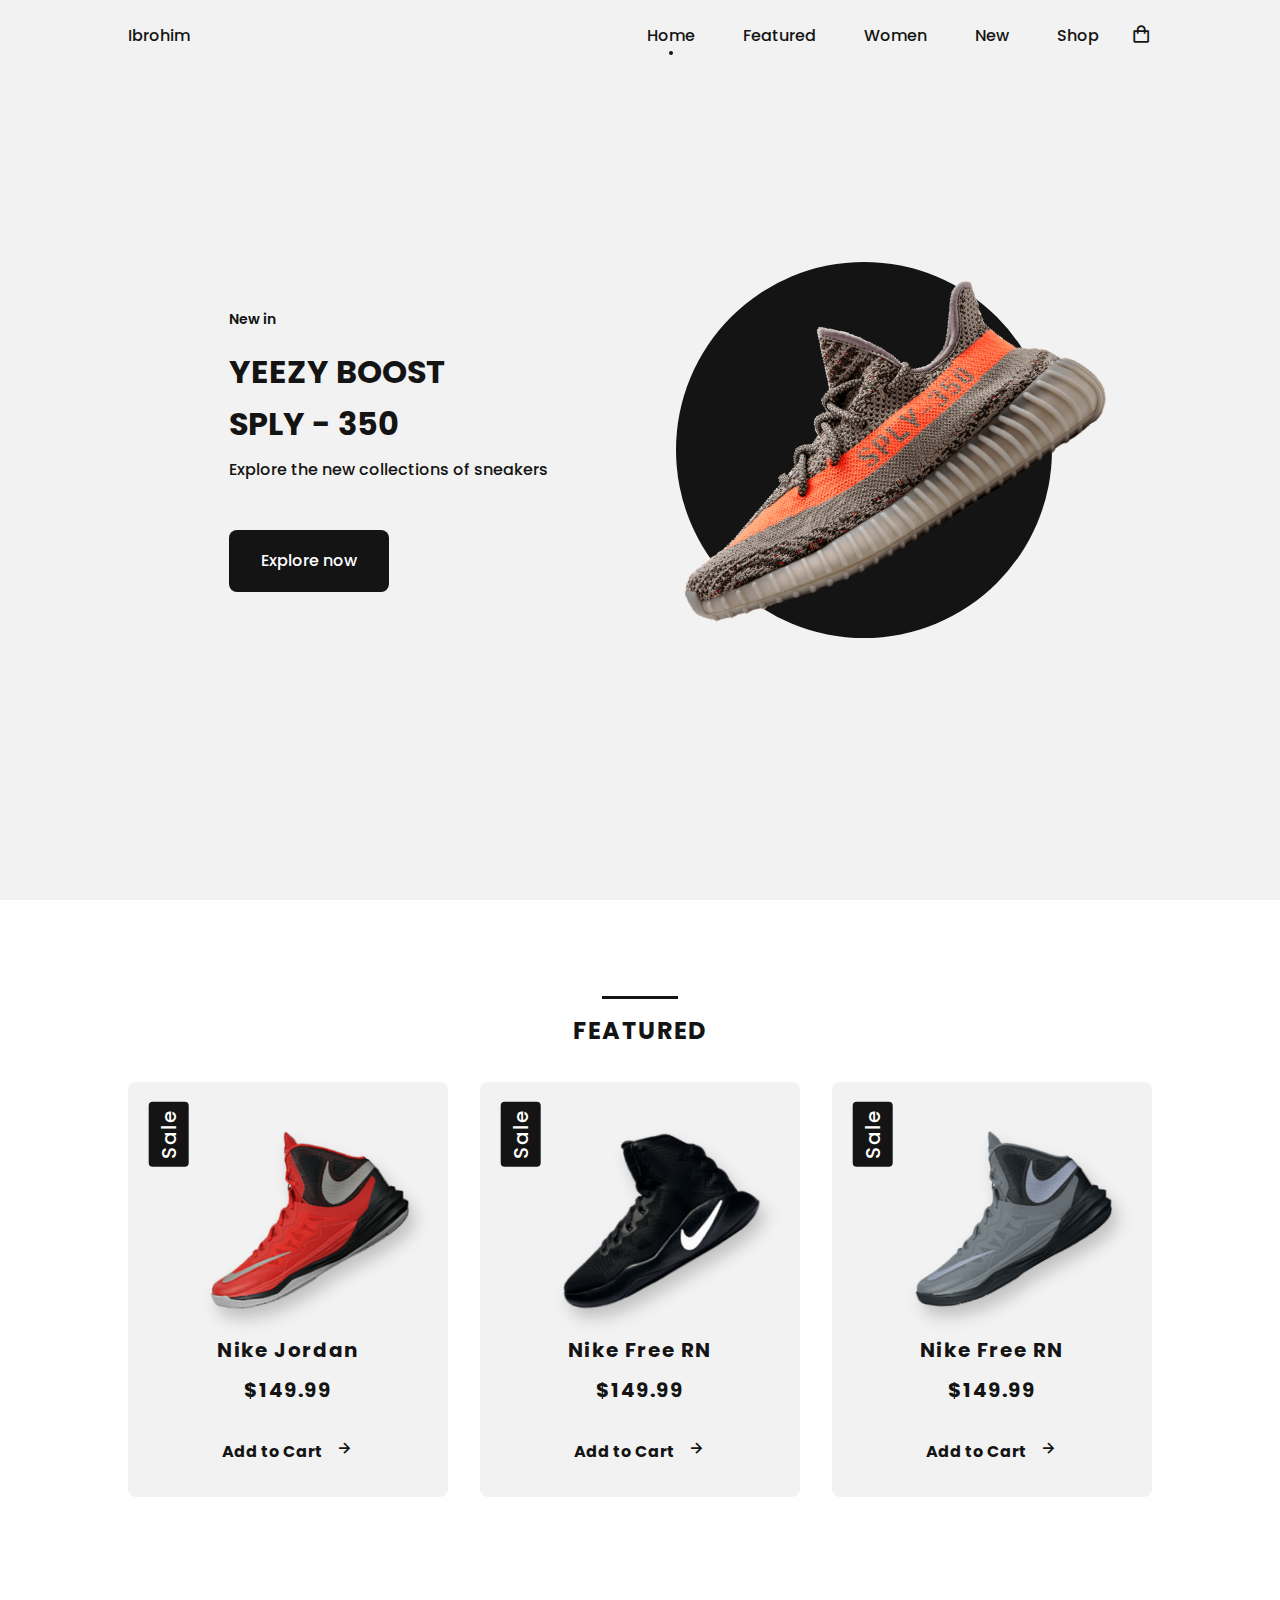
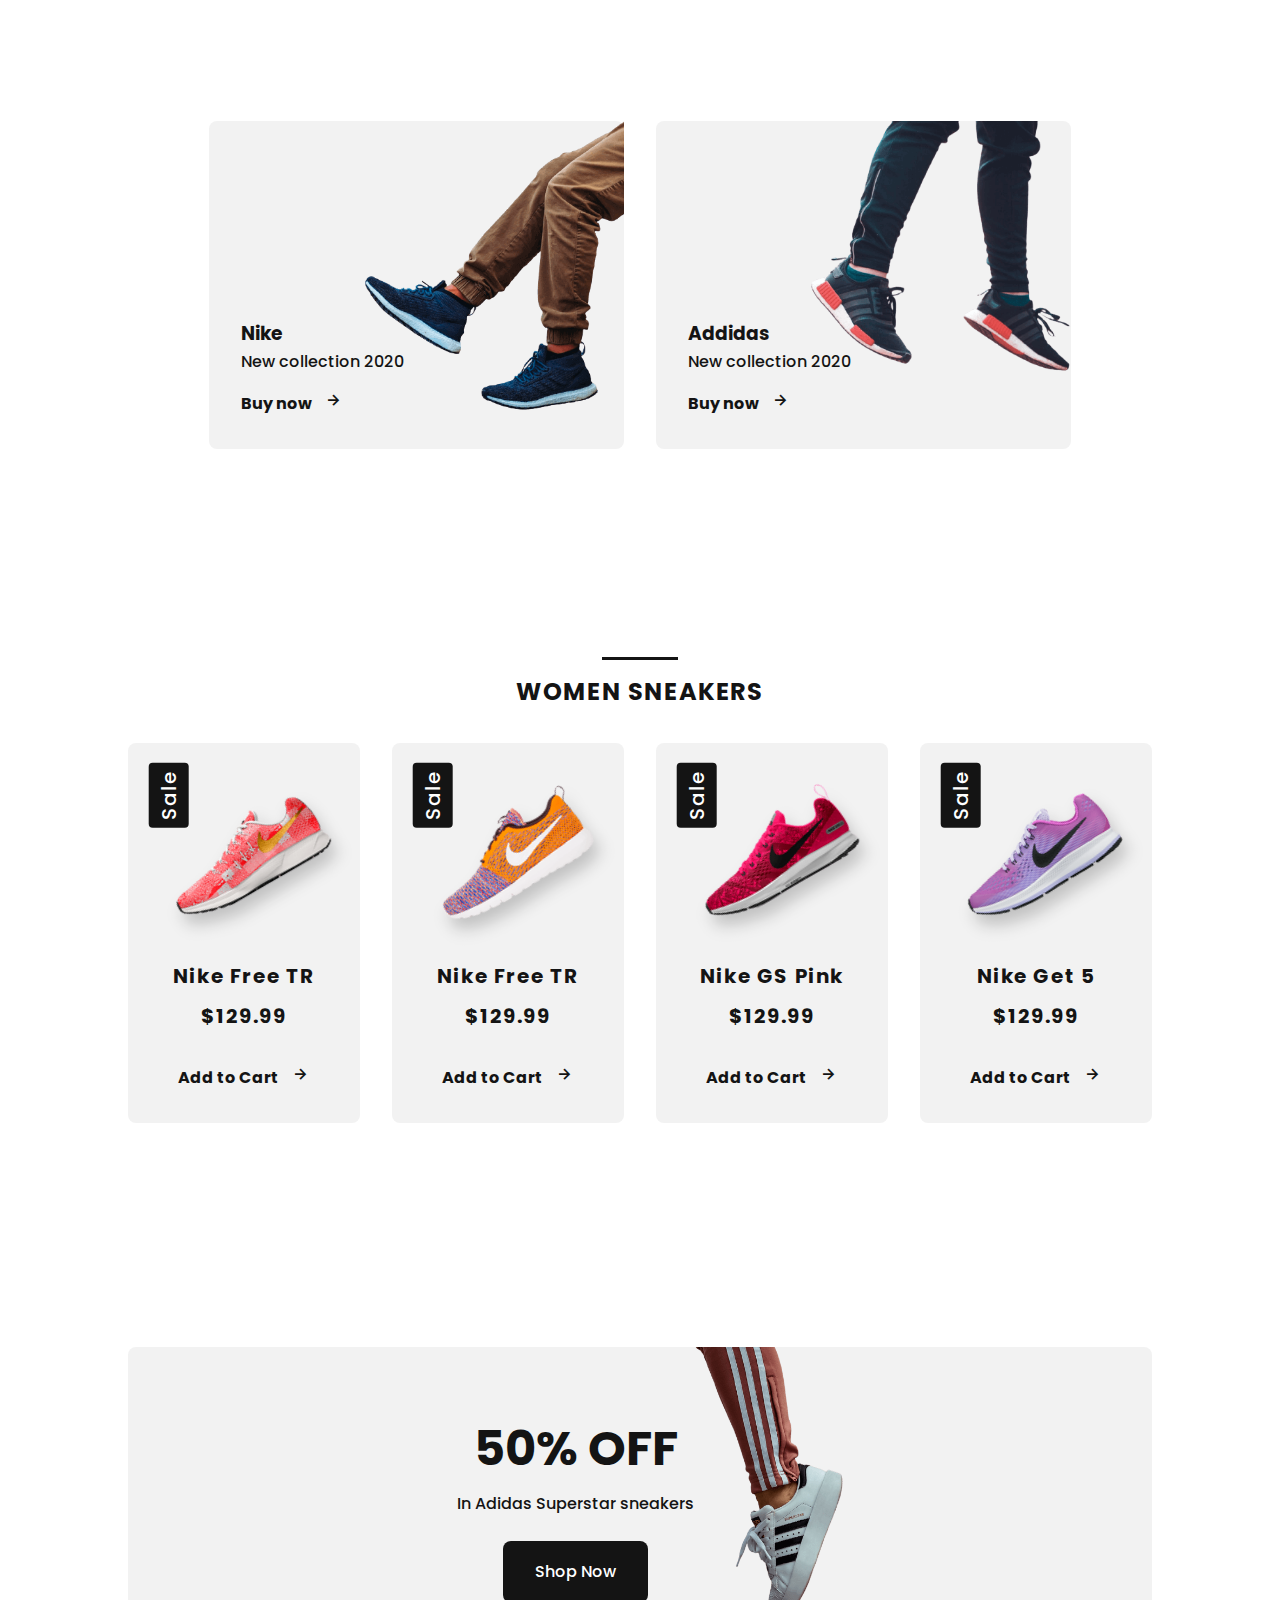
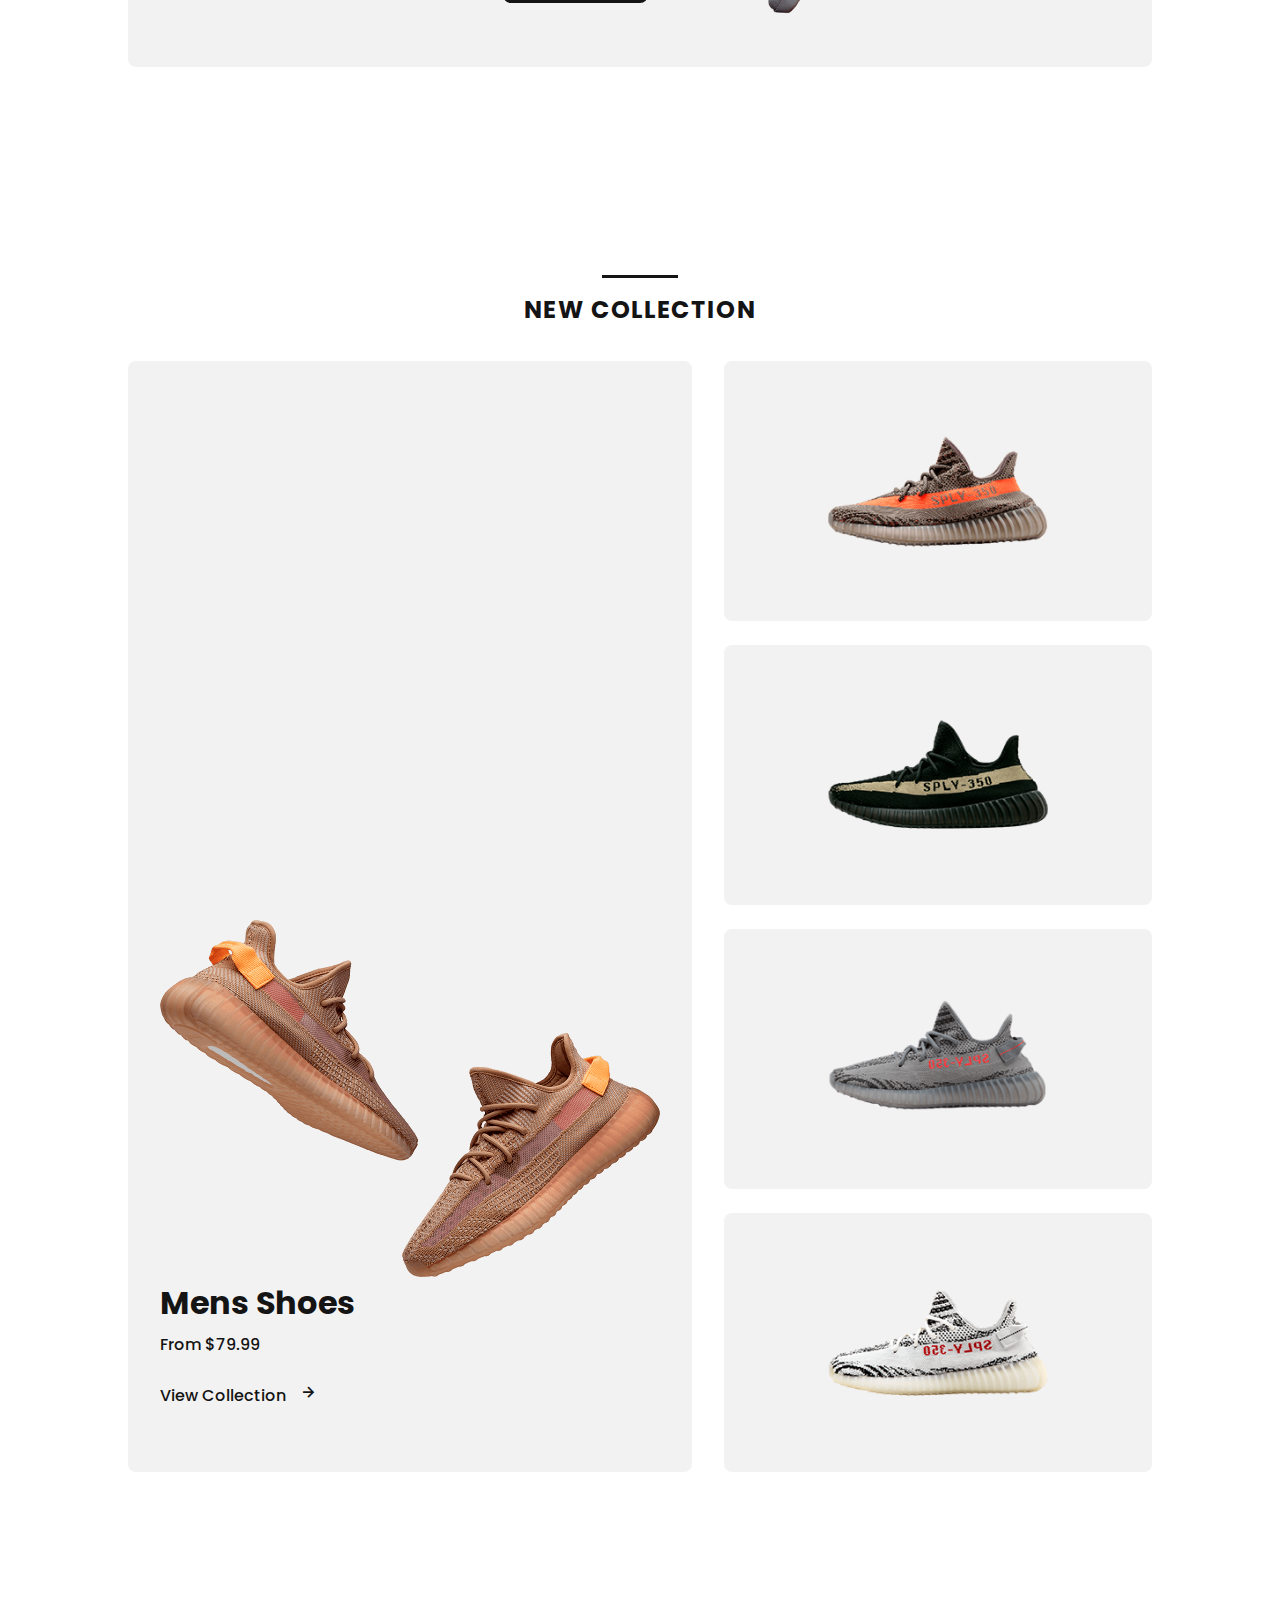
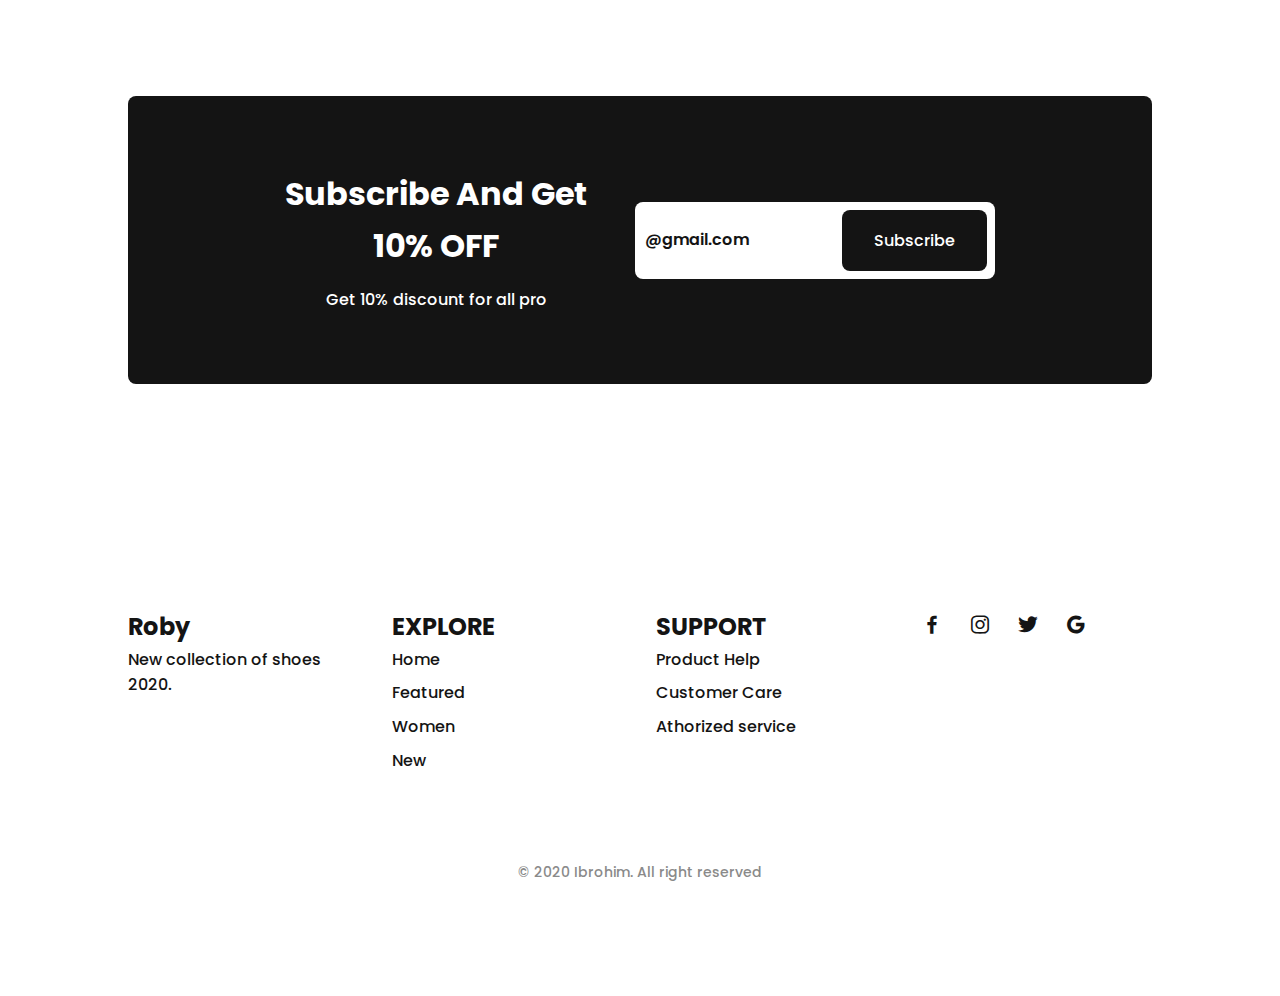
<file: index.html>
<!DOCTYPE html>
<html lang="en">
    <head>
        <meta charset="UTF-8">
        <meta name="viewport" content="width=device-width, initial-scale=1.0">

        <!-- ===== CSS ===== -->
        <link rel="stylesheet" href="assets/css/styles.css">

        <!-- ===== BOX ICONS ===== -->
        <link href='https://unpkg.com/boxicons@2.0.9/css/boxicons.min.css' rel='stylesheet'>

        <title>Responsive Ecommerce Website Sneakers</title>
    </head>
    <body>

        <!--===== HEADER =====-->
        <header class="e-header" id="header">
            <nav class="nav bd-grid">
                <div class="nav_toggle" id="nav-toggle">
                    <i class='bx bxs-grid'></i>
                </div>

                <a href="#" class="nav-logo">Ibrohim</a>

                <div class="nav_menu" id="nav-menu">
                    <ul class="nav-list">
                        <li class="nav_item"><a href="#home" class="nav_link active">Home</a></li>
                        <li class="nav_item"><a href="#featured" class="nav_link">Featured</a></li>
                        <li class="nav_item"><a href="#women" class="nav_link">Women</a></li>
                        <li class="nav_item"><a href="#new" class="nav_link">New</a></li>
                        <li class="nav_item"><a href="shop.html" class="nav_link">Shop</a></li>
                    </ul>
                </div>

                <div class="nav_shop">
                    <i class='bx bx-shopping-bag' ></i>
                </div>
            </nav>
        </header>

        <main class="e-main">
            <!--===== HOME =====-->
            <section class="home" id="home">
                <div class="home_container bd-grid">
                    <div class="home_sneaker">
                        <div class="home_shape"></div>
                        <img src="assets/img/imghome.png" alt="" class="home_img">
                    </div>

                    <div class="home_data">
                        <span class="home_new">New in</span>
                        <h1 class="home_title">YEEZY BOOST <br> SPLY - 350</h1>
                        <p class="home_description">Explore the new collections of sneakers</p>
                        <a href="" class="button">Explore now</a>
                    </div>
                </div>
            </section>

            <!--===== FEATURED =====-->
            <section class="featured section" id="featured">
                <h2 class="section-title">FEATURED</h2>

                <div class="featured_container bd-grid">
                    <article class="sneaker">
                        <div class="sneaker_sale">Sale</div>
                        <img src="assets/img/featured1.png" alt="" class="sneaker_img">
                        <span class="sneaker_name">Nike Jordan</span>
                        <span class="sneaker_preci">$149.99</span>
                        <a href="" class="button-light">Add to Cart <i class='bx bx-right-arrow-alt button-icon'></i></a>
                    </article>

                    <article class="sneaker">
                        <div class="sneaker_sale">Sale</div>
                        <img src="assets/img/featured2.png" alt="" class="sneaker_img">
                        <span class="sneaker_name">Nike Free RN</span>
                        <span class="sneaker_preci">$149.99</span>
                        <a href="" class="button-light">Add to Cart <i class='bx bx-right-arrow-alt button-icon'></i></a>
                    </article>

                    <article class="sneaker">
                        <div class="sneaker_sale">Sale</div>
                        <img src="assets/img/featured3.png" alt="" class="sneaker_img">
                        <span class="sneaker_name">Nike Free RN</span>
                        <span class="sneaker_preci">$149.99</span>
                        <a href="" class="button-light">Add to Cart <i class='bx bx-right-arrow-alt button-icon'></i></a>
                    </article>
                </div>
            </section>

            <!--===== COLLECTION =====-->
             <section class="collection section">
                 <div class="collection_container bd-grid">
                     <div class="collection_card">
                         <div class="collection_data">
                             <h3 class="collection_name">Nike</h3>
                             <p class="collection_description">New collection 2020</p>
                             <a href="#" class="button-light">Buy now <i class='bx bx-right-arrow-alt button-icon'></i></a>
                         </div>

                         <img src="assets/img/collection1.png" alt="" class="collection_img">
                     </div>

                     <div class="collection_card">
                         <div class="collection_data">
                             <h3 class="collection_name">Addidas</h3>
                             <p class="collection_description">New collection 2020</p>
                             <a href="#" class="button-light">Buy now <i class='bx bx-right-arrow-alt button-icon'></i></a>
                         </div>

                         <img src="assets/img/collection2.png" alt="" class="collection_img">
                     </div>
                 </div>
             </section>

            <!--===== WOMEN SNEAKERS =====-->
            <section class="women section" id="women">
                <h2 class="section-title">WOMEN SNEAKERS</h2>

                <div class="women_container bd-grid">
                    <article class="sneaker">
                        <div class="sneaker_sale">Sale</div>
                        <img src="assets/img/women1.png" alt="" class="sneaker_img">
                        <span class="sneaker_name">Nike Free TR</span>
                        <span class="sneaker_preci">$129.99</span>
                        <a href="" class="button-light">Add to Cart <i class='bx bx-right-arrow-alt button-icon'></i></a>
                    </article>

                    <article class="sneaker">
                        <div class="sneaker_sale">Sale</div>
                        <img src="assets/img/women2.png" alt="" class="sneaker_img">
                        <span class="sneaker_name">Nike Free TR</span>
                        <span class="sneaker_preci">$129.99</span>
                        <a href="" class="button-light">Add to Cart <i class='bx bx-right-arrow-alt button-icon'></i></a>
                    </article>

                    <article class="sneaker">
                        <div class="sneaker_sale">Sale</div>
                        <img src="assets/img/women3.png" alt="" class="sneaker_img">
                        <span class="sneaker_name">Nike GS Pink</span>
                        <span class="sneaker_preci">$129.99</span>
                        <a href="" class="button-light">Add to Cart <i class='bx bx-right-arrow-alt button-icon'></i></a>
                    </article>

                    <article class="sneaker">
                        <div class="sneaker_sale">Sale</div>
                        <img src="assets/img/women4.png" alt="" class="sneaker_img">
                        <span class="sneaker_name">Nike Get 5</span>
                        <span class="sneaker_preci">$129.99</span>
                        <a href="" class="button-light">Add to Cart <i class='bx bx-right-arrow-alt button-icon'></i></a>
                    </article>
                </div>
            </section>

            <!--===== OFFER =====-->
            <section class="offer section">
                <div class="offer_container bd-grid">
                    <div class="offer_data">
                        <h3 class="offer_title">50% OFF</h3>
                        <p class="offer_description">In Adidas Superstar sneakers</p>
                        <a href="" class="button">Shop Now</a>
                    </div>

                    <img src="assets/img/offert.png" alt="" class="offer_img">
                </div>
            </section>

            <!--===== NEW COLLECTION =====-->
            <section class="new section" id="new">
                <h2 class="section-title">NEW COLLECTION</h2>

                <div class="new_container bd-grid">
                    <div class="new_mens">
                        <img src="assets/img/new1.png" alt="" class="new_ments-img">
                        <h3 class="new_title">Mens Shoes</h3>
                        <span class="new_preci">From $79.99</span>
                        <a href="#" class="button_light">View Collection <i class='bx bx-right-arrow-alt button-icon'></i></a>
                    </div>

                    <div class="new_sneaker">
                        <div class="new_sneaker-card">
                            <img src="assets/img/new2.png" alt="" class="new_sneaker-img">
                            <div class="new_sneaker-overlay">
                                <a href="#" class="button">Add to Cart</a>
                            </div>
                        </div>

                        <div class="new_sneaker-card">
                            <img src="assets/img/new3.png" alt="" class="new_sneaker-img">
                            <div class="new_sneaker-overlay">
                                <a href="#" class="button">Add to Cart</a>
                            </div>
                        </div>

                        <div class="new_sneaker-card">
                            <img src="assets/img/new4.png" alt="" class="new_sneaker-img">
                            <div class="new_sneaker-overlay">
                                <a href="#" class="button">Add to Cart</a>
                            </div>
                        </div>

                        <div class="new_sneaker-card">
                            <img src="assets/img/new5.png" alt="" class="new_sneaker-img">
                            <div class="new_sneaker-overlay">
                                <a href="#" class="button">Add to Cart</a>
                            </div>
                        </div>
                    </div>
                </div>
            </section>

            <!--===== NEWSLETTER =====-->
            <section class="newsletter section">
                <div class="newslette_container bd-grid">
                    <div>
                        <h3 class="newsletter_title">Subscribe And Get <br> 10% OFF</h3>
                        <p class="newsletter_description">Get 10% discount for all pro</p>
                    </div>

                    <form action="" class="newsletter_subscribe">
                        <input type="text" placeholder="@gmail.com" class="newsletter_input">
                        <a href="#" class="button">Subscribe</a>
                    </form>
                </div>
            </section>
        </main>

        <!--===== FOOTER =====-->
        <footer class="footer section">
            <div class="footer_container bd-grid">
                <div class="footer_box">
                    <h3 class="footer_title">Roby</h3>
                    <p class="footer_description">New collection of shoes 2020.</p>
                </div>

                <div class="footer_box">
                    <h3 class="footer_title">EXPLORE</h3>
                    <ul>
                        <li><a href="#home" class="footer_link">Home</a></li>
                        <li><a href="#featured" class="footer_link">Featured</a></li>
                        <li><a href="#women" class="footer_link">Women</a></li>
                        <li><a href="#new" class="footer_link">New</a></li>
                    </ul>
                </div>

                <div class="footer_box">
                    <h3 class="footer_title">SUPPORT</h3>
                    <ul>
                        <li><a href="#" class="footer_link">Product Help</a></li>
                        <li><a href="#" class="footer_link">Customer Care</a></li>
                        <li><a href="#" class="footer_link">Athorized service</a></li>
                    </ul>
                </div>

                <div class="footer_box">
                    <a href="#" class="footer_social"><i class='bx bxl-facebook'></i></a>
                    <a href="#" class="footer_social"><i class='bx bxl-instagram'></i></a>
                    <a href="#" class="footer_social"><i class='bx bxl-twitter'></i></a>
                    <a href="#" class="footer_social"><i class='bx bxl-google'></i></a>
                </div>
            </div>

            <p class="footer_copy">&#169; 2020 Ibrohim. All right reserved</p>
        </footer>

        <!--===== MAIN JS =====-->
        <script src="assets/js/main.js"></script>
        
    </body>
</html>
</file>
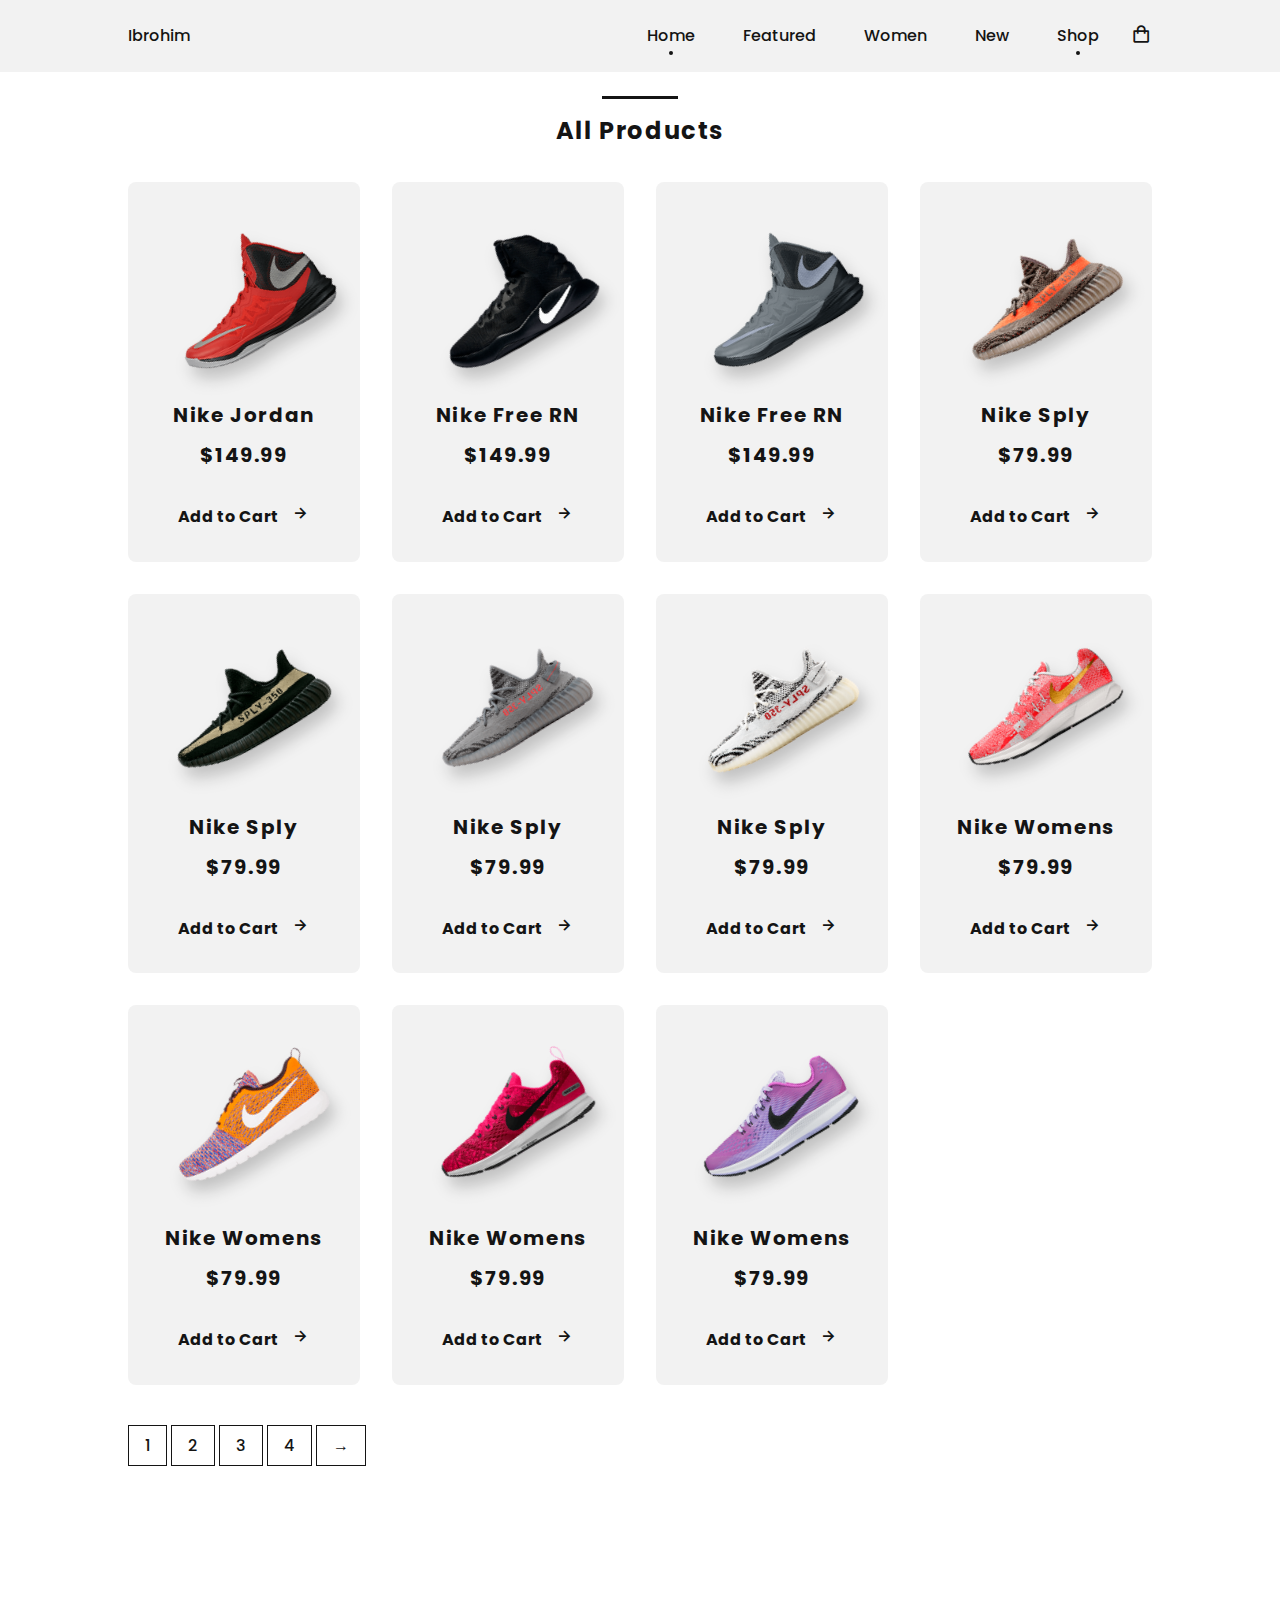
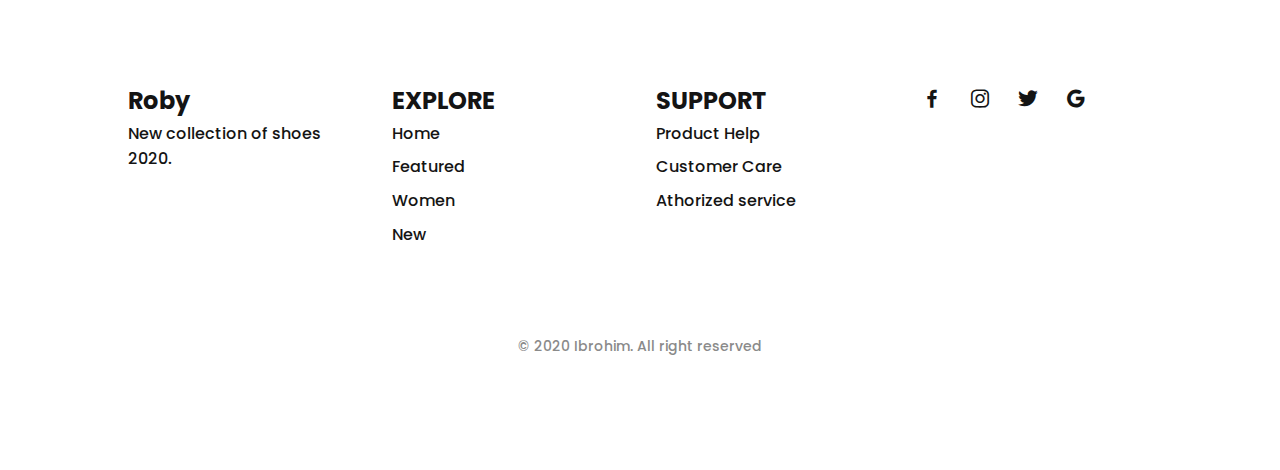
<file: shop.html>
<!DOCTYPE html>
<html lang="en">
    <head>
        <meta charset="UTF-8">
        <meta name="viewport" content="width=device-width, initial-scale=1.0">
        <link rel="stylesheet" href="assets/css/styles.css">
        <!-- ===== CSS ===== -->
        
        <link href='https://unpkg.com/boxicons@2.0.9/css/boxicons.min.css' rel='stylesheet'>
        <!-- ===== BOX ICONS ===== -->
        

        <title>Responsive Ecommerce Website Sneakers</title>
    </head>
    <body>

        <!--===== HEADER =====-->
        <header class="e-header" id="header">
            <nav class="nav bd-grid">
                <div class="nav_toggle" id="nav-toggle">
                    <i class='bx bxs-grid'></i>
                </div>

                <a href="#" class="nav-logo">Ibrohim</a>

                <div class="nav_menu" id="nav-menu">
                    <ul class="nav-list">
                        <li class="nav_item"><a href="index.html" class="nav_link active">Home</a></li>
                        <li class="nav_item"><a href="index.html#featured" class="nav_link">Featured</a></li>
                        <li class="nav_item"><a href="index.html#women" class="nav_link">Women</a></li>
                        <li class="nav_item"><a href="index.html#new" class="nav_link">New</a></li>
                        <li class="nav_item"><a href="#shop" class="nav_link active">Shop</a></li>
                    </ul>
                </div>

                <div class="nav_shop">
                    <i class='bx bx-shopping-bag' ></i>
                </div>
            </nav>
        </header>

        <main class="e-main">
            <section class="featured section" id="shop">
                <h2 class="section-title">All Products</h2>

                <div class="featured_container bd-grid">
                    <article class="sneaker">
                        <img src="assets/img/featured1.png" alt="" class="sneaker_img">
                        <span class="sneaker_name">Nike Jordan</span>
                        <span class="sneaker_preci">$149.99</span>
                        <a href="" class="button-light">Add to Cart <i class='bx bx-right-arrow-alt button-icon'></i></a>
                    </article>

                    <article class="sneaker">
                        <img src="assets/img/featured2.png" alt="" class="sneaker_img">
                        <span class="sneaker_name">Nike Free RN</span>
                        <span class="sneaker_preci">$149.99</span>
                        <a href="" class="button-light">Add to Cart <i class='bx bx-right-arrow-alt button-icon'></i></a>
                    </article>

                    <article class="sneaker">
                        <img src="assets/img/featured3.png" alt="" class="sneaker_img">
                        <span class="sneaker_name">Nike Free RN</span>
                        <span class="sneaker_preci">$149.99</span>
                        <a href="" class="button-light">Add to Cart <i class='bx bx-right-arrow-alt button-icon'></i></a>
                    </article>

                    <article class="sneaker">
                        <img src="assets/img/new2.png" alt="" class="sneaker_img">
                        <span class="sneaker_name">Nike Sply</span>
                        <span class="sneaker_preci">$79.99</span>
                        <a href="" class="button-light">Add to Cart <i class='bx bx-right-arrow-alt button-icon'></i></a>
                    </article>

                    <article class="sneaker">
                        <img src="assets/img/new3.png" alt="" class="sneaker_img">
                        <span class="sneaker_name">Nike Sply</span>
                        <span class="sneaker_preci">$79.99</span>
                        <a href="" class="button-light">Add to Cart <i class='bx bx-right-arrow-alt button-icon'></i></a>
                    </article>

                    <article class="sneaker">
                        <img src="assets/img/new4.png" alt="" class="sneaker_img">
                        <span class="sneaker_name">Nike Sply</span>
                        <span class="sneaker_preci">$79.99</span>
                        <a href="" class="button-light">Add to Cart <i class='bx bx-right-arrow-alt button-icon'></i></a>
                    </article>

                    <article class="sneaker">
                        <img src="assets/img/new5.png" alt="" class="sneaker_img">
                        <span class="sneaker_name">Nike Sply</span>
                        <span class="sneaker_preci">$79.99</span>
                        <a href="" class="button-light">Add to Cart <i class='bx bx-right-arrow-alt button-icon'></i></a>
                    </article>

                    <article class="sneaker">
                        <img src="assets/img/women1.png" alt="" class="sneaker_img">
                        <span class="sneaker_name">Nike Womens</span>
                        <span class="sneaker_preci">$79.99</span>
                        <a href="" class="button-light">Add to Cart <i class='bx bx-right-arrow-alt button-icon'></i></a>
                    </article>

                    <article class="sneaker">
                        <img src="assets/img/women2.png" alt="" class="sneaker_img">
                        <span class="sneaker_name">Nike Womens</span>
                        <span class="sneaker_preci">$79.99</span>
                        <a href="" class="button-light">Add to Cart <i class='bx bx-right-arrow-alt button-icon'></i></a>
                    </article>

                    <article class="sneaker">
                        <img src="assets/img/women3.png" alt="" class="sneaker_img">
                        <span class="sneaker_name">Nike Womens</span>
                        <span class="sneaker_preci">$79.99</span>
                        <a href="" class="button-light">Add to Cart <i class='bx bx-right-arrow-alt button-icon'></i></a>
                    </article>

                    <article class="sneaker">
                        <img src="assets/img/women4.png" alt="" class="sneaker_img">
                        <span class="sneaker_name">Nike Womens</span>
                        <span class="sneaker_preci">$79.99</span>
                        <a href="" class="button-light">Add to Cart <i class='bx bx-right-arrow-alt button-icon'></i></a>
                    </article>
                </div>

                <div class="sneaker_pages bd-grid">
                    <div>
                    <span class="sneaker_pag">1</span>
                    <span class="sneaker_pag">2</span>
                    <span class="sneaker_pag">3</span>
                    <span class="sneaker_pag">4</span>
                    <span class="sneaker_pag">&#8594;</span>
                </div>
                </div>
            </section>
        </main>

        <!--===== FOOTER =====-->
        <footer class="footer section">
            <div class="footer_container bd-grid">
                <div class="footer_box">
                    <h3 class="footer_title">Roby</h3>
                    <p class="footer_description">New collection of shoes 2020.</p>
                </div>

                <div class="footer_box">
                    <h3 class="footer_title">EXPLORE</h3>
                    <ul>
                        <li><a href="#home" class="footer_link">Home</a></li>
                        <li><a href="#featured" class="footer_link">Featured</a></li>
                        <li><a href="#women" class="footer_link">Women</a></li>
                        <li><a href="#new" class="footer_link">New</a></li>
                    </ul>
                </div>

                <div class="footer_box">
                    <h3 class="footer_title">SUPPORT</h3>
                    <ul>
                        <li><a href="#" class="footer_link">Product Help</a></li>
                        <li><a href="#" class="footer_link">Customer Care</a></li>
                        <li><a href="#" class="footer_link">Athorized service</a></li>
                    </ul>
                </div>

                <div class="footer_box">
                    <a href="#" class="footer_social"><i class='bx bxl-facebook'></i></a>
                    <a href="#" class="footer_social"><i class='bx bxl-instagram'></i></a>
                    <a href="#" class="footer_social"><i class='bx bxl-twitter'></i></a>
                    <a href="#" class="footer_social"><i class='bx bxl-google'></i></a>
                </div>
            </div>

            <p class="footer_copy">&#169; 2020 Ibrohim. All right reserved</p>
        </footer>

        <!--===== MAIN JS =====-->
        <script src="assets/js/main.js"></script>
    </body>
</html>
</file>
<file: assets/css/styles.css>
/*===== GOOGLE FONTS =====*/
@import url("https://fonts.googleapis.com/css2?family=Poppins:wght@400;500;600;700&display=swap");
/*===== VARIABLES CSS =====*/
:root{
  --header-height: 3rem;

  /*===== Font weight =====*/
  --font-medium: 500;
  --font-semi-bold: 600;
  --font-bold: 700;

  /*===== Colores =====*/
  --dark-color: #141414;
  --dark-color-light: #8A8A8A;
  --dark-color-lighten: #F2F2F2;
  --white-color: #fff;

  /*===== Font and typography =====*/
  --body-font: 'Poppins', sans-serif;
  --big-font-size: 1.25rem;
  --bigger-font-size: 1.5rem;
  --biggest-font-size: 2rem;
  --h2-font-size: 1.25rem;
  --normal-font-size: .938rem;
  --smaller-font-size: .813rem;

  /*===== Margenes =====*/
  --mb-1: .5rem;
  --mb-2: 1rem;
  --mb-3: 1.5rem;
  --mb-4: 2rem;
  --mb-5: 2.5rem;
  --mb-6: 3rem;

  /*===== z index =====*/
  --z-fixed: 100;
  
  /*===== Rotate img =====*/
  --rotate-img: rotate(-30deg);

}

@media screen and (min-width: 768px) {
  :root{
    --big-font-size: 1.5rem;
    --bigger-font-size: 2rem;
    --biggest-font-size: 3rem;
    --normal-font-size: 1rem;
    --smaller-font-size: .875rem;
  }
}

/*===== BASE =====*/
*,::before,::after{
  box-sizing: border-box;
}

html{
  scroll-behavior: smooth;
}

body{
  margin: var(--header-height) 0 0 0;
  font-family: var(--body-font);
  font-size: var(--normal-font-size);
  font-weight: var(--font-medium);
  color: var(--dark-color);
  line-height: 1.6;
}

h1,h2,h3,p,ul{
  margin: 0;
}

ul{
  padding: 0;
  list-style: none;
}

a{
  text-decoration: none;
  color: var(--dark-color);
}

img{
  max-width: 100%;
  height: auto;
  display: block;
}

/*===== CLASS CSS ===== */
.section{
  padding: 5rem 0 2rem;
}

.section-title{
  position: relative;
  font-size: var(--big-font-size);
  margin-bottom: var(--mb-4);
  text-align: center;
  letter-spacing: .1rem;
}

.section-title::after{
  content: '';
  position: absolute;
  width: 56px;
  height: 0.18rem;
  top: -1rem;
  left: 0;
  right: 0;
  margin: auto;
  background-color: var(--dark-color);
}

/*===== LAYOUT =====*/
.bd-grid{
  max-width: 1024px;
  display: grid;
  grid-template-columns: 100%;
  column-gap: 2rem;
  width: calc(100% - 2rem);
  margin-left: var(--mb-2);
  margin-right: var(--mb-2);
}

.e-header{
  width: 100%;
  position: fixed;
  top: 0;
  left: 0;
  z-index: var(--z-fixed);
  background-color: var(--dark-color-lighten);
}

/*===== NAV =====*/
.nav{
  height: var(--header-height);
  display: flex;
  justify-content: space-between;
  align-items: center;
}

@media screen and (max-width: 768px){
  .nav_menu{
    position: fixed;
    top: var(--header-height);
    left: -100%;
    width: 70%;
    height: 100vh;
    padding: 2rem;
    background-color: var(--white-color);
    transition: .5s;
  }
}

.nav_item{
  margin-bottom: var(--mb-4);
}

.nav_logo{
  font-weight: var(--font-semi-bold);
}

.nav_toggle, .nav_shop{
  font-size: 1.3rem;
  cursor: pointer;
}

/*Show menu*/
.show{
  left: 0;
}

/*Active link*/
.active{
  position: relative;
}

.active::before{
  content: '';
  position: absolute;
  bottom: -.5rem;
  left: 45%;
  width: 4px;
  height: 4px;
  background-color: var(--dark-color);
  border-radius: 50%;
}

/*Change color header*/
.scroll-header{
  background-color: var(--white-color);
  box-shadow: 0 2px 4px rgb(0,0,0,.1);
}

/*===== HOME =====*/
.home{
  background-color: var(--dark-color-lighten);
  overflow: hidden;
}

.home_container{
  height: calc(100vh - var(--header-height));
}

.home_sneaker{
  position: relative;
  display: flex;
  justify-content: center;
  align-self: center;
}

.home_shape{
  width: 220px;
  height: 220px;
  background-color: var(--dark-color);
  border-radius: 50%;
}

.home_img{
  position: absolute;
  top: 1.5rem;
  max-width: initial;
  width: 275px;
  transform: var(--rotate-img);
}

.home_new{
  display: block;
  font-size: var(--smaller-font-size);
  font-weight: var(--font-semi-bold);
  margin-bottom: var(--mb-2);
}

.home_title{
  font-size: var(--bigger-font-size);
  margin-bottom: var(--mb-1);
}

.home_description{
  margin-bottom: var(--mb-6);
}

/*BUTTONS*/
.button{
  display: inline-block;
  background-color: var(--dark-color);
  color: var(--white-color);
  padding: 1.125rem 2rem;
  font-weight: var(--font-medium);
  border-radius: .5rem;
  transition: .3s;
}

.button:hover{
  transform: translateY(-.25rem);
}

.button-light{
  display: inline-block;
  color: var(--dark-color);
  font-weight: var(--font-bold);
  align-items: center;
}

.button-icon{
  font-size: 1.25rem;
  margin-left: var(--mb-1);
  transition: .3s;
}

.button-light:hover .button-icon{
  transform: translateX(.25rem);
}

/*===== FEATURED =====*/
.featured_container{
  row-gap: 2rem;
  grid-template-columns: repeat(auto-fit, minmax(220px, 1fr));
}

.sneaker{
  position: relative;
  display: flex;
  flex-direction: column;
  align-items: center;
  padding: 2rem;
  background-color: var(--dark-color-lighten);
  border-radius: .5rem;
  transition: .3s;
}

.sneaker_sale{
  position: absolute;
  left: .5rem;
  background-color: var(--dark-color);
  color: var(--white-color);
  padding: .25rem .5rem;
  border-radius: .25rem;
  font-size: var(--h2-font-size);
  transform: rotate(-90deg);
  letter-spacing: .1rem;
}

.sneaker_img{
  width: 220px;
  margin-top: var(--mb-3);
  margin-bottom: var(--mb-6);
  transform: var(--rotate-img);
  filter: drop-shadow(0 12px 8px rgba(0,0,0,.2));
}

.sneaker_name, .sneaker_preci{
  font-size: var(--h2-font-size);
  letter-spacing: .1rem;
  font-weight: var(--font-bold);
}

.sneaker_name{
  margin-bottom: var(--mb-1);
}

.sneaker_preci{
  margin-bottom: var(--mb-4);
}

.sneaker:hover{
  transform: translateY(-.5rem);
}

.sneaker_pages{
  margin-top: var(--mb-6);
}

.sneaker_pag{
  padding: .5rem 1rem;
  border: 1px solid var(--dark-color);
}

.sneaker_pag:hover{
  background-color: var(--dark-color);
  color: var(--white-color);
}

/*===== COLLECTION =====*/
.collection_container{
  row-gap: 2rem;
  justify-content: center;
}

.collection_card{
  position: relative;
  display: flex;
  height: 328px;
  background-color: var(--dark-color-lighten);
  padding: 2rem;
  border-radius: .5rem;
  transition: .3s;
}

.collection_data{
  align-self: flex-end;
}

.collection_img{
  position: absolute;
  top: 0;
  right: 0;
  width: 230px;
}

.collection_description{
  margin-bottom: var(--mb-2);
}

.collection_card:hover{
  transform: translateY(-.5rem);
}

/*===== WOMEN SNEAKERS =====*/
.women_container{
  row-gap: 2rem;
  grid-template-columns: repeat(auto-fit, minmax(220px, 1fr));
}

/*===== OFFER =====*/
.offer_container{
  grid-template-columns: 55% 45%;
  column-gap: 0;
  background-color: var(--dark-color-lighten);
  border-radius: .5rem;
  justify-content: center;
}

.offer_data{
  padding: 4rem 0 4rem 1.5rem;
}

.offer_title{
  font-size: var(--biggest-font-size);
  margin-bottom: .25rem;
}

.offer_description{
  margin-bottom: var(--mb-3);
}

.offer_img{
  width: 153px;
}

/*===== NEW COLLECTION  =====*/
.new_container{
  row-gap: 2rem;
}

.new_mens{
  display: flex;
  flex-direction: column;
  justify-content: center;
  background-color: var(--dark-color-lighten);
  border-radius: .5rem;
  padding: 2rem;
}

.new_mens-img{
  width: 276px;
  margin-bottom: var(--mb-3);
}

.new_title{
  font-size: var(--bigger-font-size);
  margin-bottom: .25rem;
}

.new_preci{
  display: block;
  margin-bottom: var(--mb-3);
}

.new_sneaker{
  display: grid;
  gap: 1.5rem;
  grid-template-columns: repeat(auto-fit, minmaax(220px, 1fr));
}

.new_sneaker-card{
  position: relative;
  padding: 3.5rem 1.5rem;
  background-color: var(--dark-color-lighten);
  border-radius: .5rem;
  overflow: hidden;
  display: flex;
  justify-content: center;
}

.new_sneaker-img{
  width: 220px;
}

.new_sneaker-overlay{
  position: absolute;
  left: 0;
  bottom: -100%;
  width: 100%;
  height: 100%;
  display: flex;
  justify-content: center;
  align-items: center;
  background-color: rgb(138,138,138,.3);
  transition: .3s;
}

.new_sneaker-card:hover .new_sneaker-overlay{
  bottom: 0;
}

/*===== NEWSLETTER =====*/
.newslette_container{
  background-color: var(--dark-color);
  color: var(--white-color);
  padding: 2rem .5rem;
  border-radius: .5rem;
  text-align: center;
}

.newsletter_title{
  font-size: var(--bigger-font-size);
  margin-bottom: var(--mb-2);
}

.newsletter_description{
  margin-bottom: var(--mb-5);
}

.newsletter_subscribe{
  display: flex;
  column-gap: .5rem;
  background-color: var(--white-color);
  padding: .5rem;
  border-radius: .5rem;
}

.newsletter_input{
  outline: none;
  border: none;
  width: 90%;
  font-size: var(--normal-font-size);
}

.newsletter_input::placeholder{
  color: var(--dark-color);
  font-family: var(--body-font);
  font-size: var(--normal-font-size);
  font-weight: var(--font-semi-bold);
}

/*===== FOOTER =====*/
.footer_container{
  grid-template-columns: repeat(auto-fit, minmax(220px, 1fr));
}

.footer_box{
  margin-bottom: var(--mb-4);
}

.footer_title{
  font-size: var(--big-font-size);
}

.footer_link{
  display: block;
  width: max-content;
  margin-bottom: var(--mb-1);
}

.footer_social{
  font-size: 1.5rem;
  margin-right: 1.25rem;
}

.footer_copy{
  padding-top: 3rem;
  font-size: var(--smaller-font-size);
  color: var(--dark-color-light);
  text-align: center;
}

/* ===== MEDIA QUERIES=====*/
@media screen and (min-width: 576px){
  .collection_container{
    grid-template-columns: 415px;
  }

  .collection_img{
    width: 260px;
  }

  .offer_container{
    grid-template-columns: max-content max-content;
  }

  .offer_data{
    text-align: center;
  }

  .new_mens{
    padding: 7rem 0 3rem;
  }

}

@media screen and (min-width: 768px){
  body{
    margin: 0;
  }

  .section{
    padding: 7rem 0;
  }

  .section-title::after{
    width: 76px;
  }

  .nav{
    height: calc(var(--header-height) + 1.5rem);
  }

  .nav_menu{
    margin-left: auto;
  }

  .nav-list{
    display: flex;
  }

  .nav_item{
    margin-left: var(--mb-6);
    margin-bottom: 0;
  }

  .nav_toggle{
    display: none;
  }

  .home_container{
    height: 100vh;
    grid-template-columns: max-content max-content;
    justify-content: center;
    align-items: center;
  }

  .home_sneaker{
    order: 1;
  }

  .home_shape{
    width: 376px;
    height: 376px;
  }

  .home_img{
    width: 470px;
    top: 3.5rem;
    right: 0;
    left: -3rem;
  }

  .newslette_container{
    grid-template-columns: max-content max-content;
    justify-content: center;
    align-items: center;
    padding: 4.5rem 2rem;
    column-gap: 3rem;
  }

  .newsletter_description{
    margin-bottom: 0;
  }

  .newsletter_subscribe{
    width: 360px;
    height: max-content;
  }

}

@media screen and (min-width: 1024px){
  .bd-grid{
    margin-left: auto;
    margin-right: auto;
  }

  .home_container{
    column-gap: 8rem;
  }

  .collection_container{
    grid-template-columns: repeat(2, 415px);
  }

  .new_container{
    grid-template-columns: max-content 1fr;
  }

  .new_mens{
    align-items: initial;
    justify-content: flex-end;
    padding: 4rem 2rem;
  }

  .new_mens-img{
    margin-bottom: var(--mb-6);
  }

}
</file>
